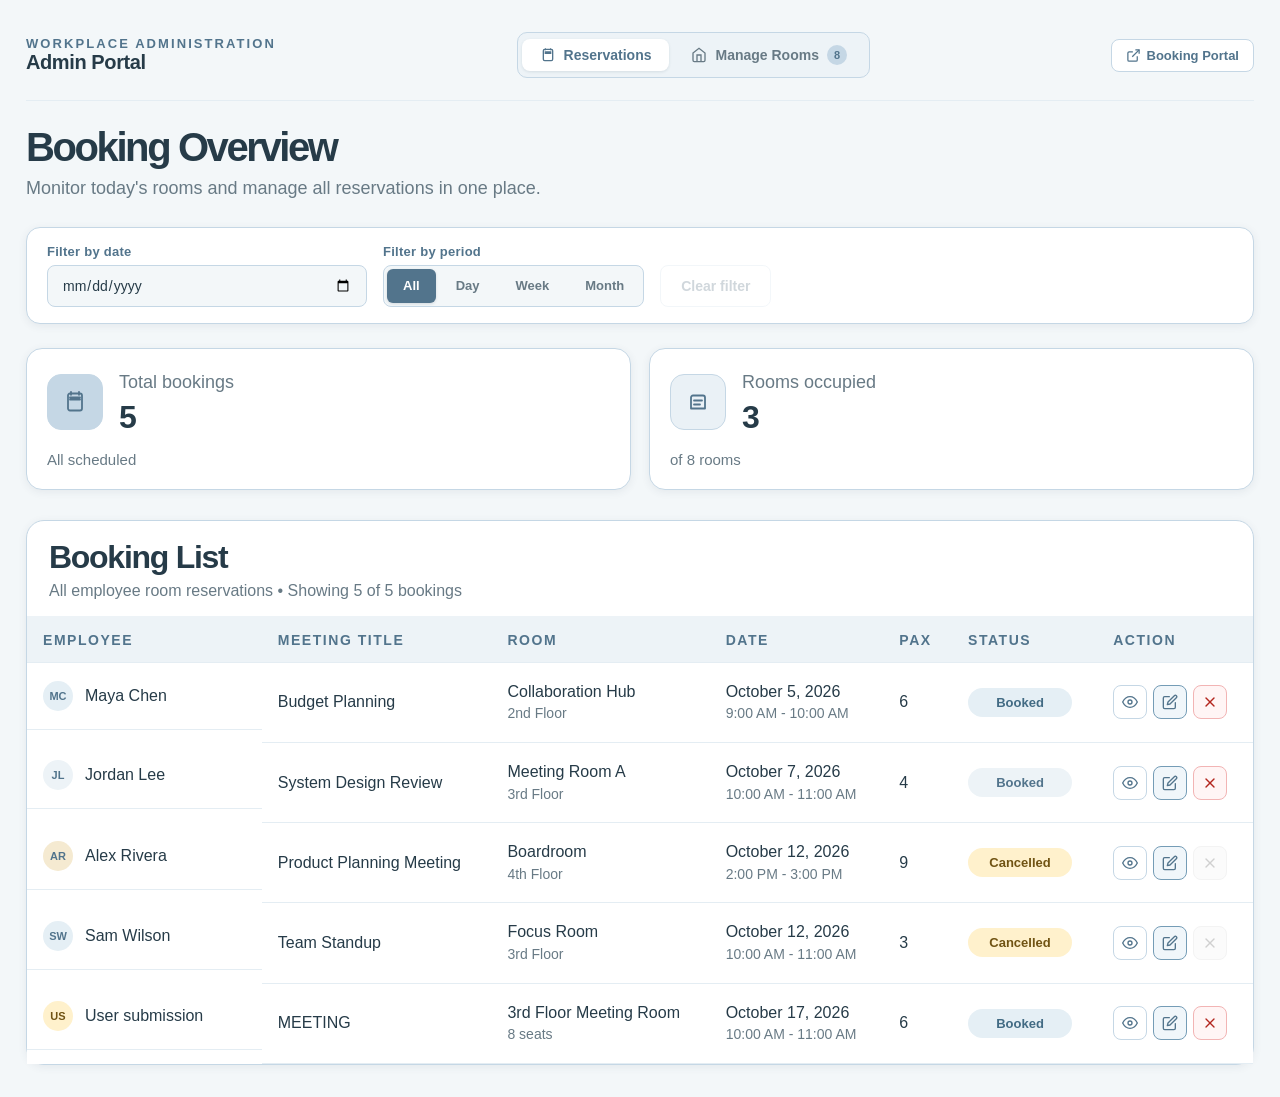
<file: pakdat.html>
<!DOCTYPE html>
<html lang="en">
  <head>
    <meta charset="UTF-8" />
    <meta name="viewport" content="width=device-width, initial-scale=1.0" />
    <title>Booking Overview</title>
    <link rel="stylesheet" href="nako.css" />
  </head>
  <body>
    <div class="page-shell">
      <header class="topbar-nav">
        <div class="nav-brand">
          <div class="nav-eyebrow">WORKPLACE ADMINISTRATION</div>
          <div class="nav-app-name">Admin Portal</div>
        </div>

        <nav class="nav-tabs" role="tablist" aria-label="Admin Navigation">
          <button type="button" class="nav-tab active" id="tab-reservations" role="tab" aria-selected="true" aria-controls="view-reservations">
            <svg viewBox="0 0 24 24" class="nav-tab-icon" aria-hidden="true"><path d="M7 3.5h10a2 2 0 0 1 2 2v13a2 2 0 0 1-2 2H7a2 2 0 0 1-2-2v-13a2 2 0 0 1 2-2zm0 4h10M8 1.8v3m8-3v3M7 9.5h10"/></svg>
            <span>Reservations</span>
          </button>
          <button type="button" class="nav-tab" id="tab-rooms" role="tab" aria-selected="false" aria-controls="view-rooms">
            <svg viewBox="0 0 24 24" class="nav-tab-icon" aria-hidden="true"><path d="M3 9l9-7 9 7v11a2 2 0 0 1-2 2H5a2 2 0 0 1-2-2z"/><polyline points="9 22 9 12 15 12 15 22"/></svg>
            <span>Manage Rooms</span>
            <span class="tab-badge" id="tab-rooms-count">8</span>
          </button>
        </nav>

        <div class="nav-actions">
          <a href="bebetimeDOSMEL.html" class="nav-link-btn" title="Open employee booking interface">
            <svg viewBox="0 0 24 24" width="15" height="15" fill="none" stroke="currentColor" stroke-width="2" aria-hidden="true"><path d="M18 13v6a2 2 0 0 1-2 2H5a2 2 0 0 1-2-2V8a2 2 0 0 1 2-2h6"/><polyline points="15 3 21 3 21 9"/><line x1="10" y1="14" x2="21" y2="3"/></svg>
            <span>Booking Portal</span>
          </a>
        </div>
      </header>

      <main class="main-content">
        <!-- 1. RESERVATIONS VIEW (Active by default) -->
        <section id="view-reservations" class="admin-view active">
          <div class="top-overview-section">
            <div class="title-row">
              <div>
                <h1>Booking Overview</h1>
                <p class="subtitle">
                  Monitor today's rooms and manage all reservations in one place.
                </p>
              </div>
            </div>

          <div class="overview-filter-bar">
            <div class="date-time-filter-wrap">
              <label class="overview-filter-field" for="booking-date-filter">
                <span>Filter by date</span>
                <input id="booking-date-filter" type="date" aria-label="Filter bookings by date" />
              </label>

              <div class="period-filter-group" role="group" aria-label="Filter by day, week, month">
                <span class="period-filter-label">Filter by period</span>
                <div class="period-chips">
                  <button type="button" class="period-chip active" data-period="all">All</button>
                  <button type="button" class="period-chip" data-period="day">Day</button>
                  <button type="button" class="period-chip" data-period="week">Week</button>
                  <button type="button" class="period-chip" data-period="month">Month</button>
                </div>
              </div>

              <button id="booking-reset-filter" class="btn-clear-overview" type="button" aria-label="Clear date and period filter" disabled>
                Clear filter
              </button>
            </div>
          </div>
        </div>

        <section class="stats-grid" aria-label="Booking stats">
          <article class="stat-card">
            <div class="stat-icon icon-booking" aria-hidden="true">
              <svg viewBox="0 0 24 24" focusable="false"><path d="M7 3.5h10a2 2 0 0 1 2 2v13a2 2 0 0 1-2 2H7a2 2 0 0 1-2-2v-13a2 2 0 0 1 2-2zm0 4h10M8 1.8v3m8-3v3M7 9.5h10"/></svg>
            </div>
            <div class="stat-copy">
              <div class="stat-label">Total bookings</div>
              <div class="stat-value" id="stat-total-bookings">5</div>
            </div>
            <div class="stat-foot" id="stat-foot-bookings">All scheduled</div>
          </article>

          <article class="stat-card">
            <div class="stat-icon icon-occupied" aria-hidden="true">
              <svg viewBox="0 0 24 24" focusable="false"><path d="M5 18.5V7.5a2 2 0 0 1 2-2h10a2 2 0 0 1 2 2v11m-14 0h14M8 10.5h8M8 14.5h6"/></svg>
            </div>
            <div class="stat-copy">
              <div class="stat-label">Rooms occupied</div>
              <div class="stat-value" id="stat-occupied-rooms">3</div>
            </div>
            <div class="stat-foot" id="stat-foot-occupied">of 8 rooms</div>
          </article>
        </section>

        <section class="booking-panel" aria-label="Booking list">
          <div class="panel-header">
            <div>
              <h2>Booking List</h2>
              <p class="panel-subtitle">All employee room reservations &bull; <span id="booking-count">Showing 5 of 5 bookings</span></p>
            </div>
          </div>

          <div class="table-wrap">
            <table>
              <thead>
                <tr>
                  <th>Employee</th>
                  <th>Meeting title</th>
                  <th>Room</th>
                  <th>Date</th>
                  <th>Pax</th>
                  <th>Status</th>
                  <th>Action</th>
                </tr>
              </thead>
              <tbody id="bookings-tbody">
                <tr
                  data-booking-id="static-1"
                  data-booking-date="2026-10-05"
                  data-booking-month="2026-10"
                  data-booking-time="9:00 AM - 10:00 AM"
                  data-room="Collaboration Hub"
                  data-status="booked"
                  data-employee="Maya Chen"
                  data-title="Budget Planning"
                  data-pax="6"
                  data-room-setup="Boardroom layout with 10 seats"
                  data-additional-instructions="Check audio equipment"
                  data-food-coffee="Coffee for 6"
                >
                  <td class="person-cell">
                    <span class="avatar avatar-mc">MC</span>
                    <span>Maya Chen</span>
                  </td>
                  <td>Budget Planning</td>
                  <td class="room-cell">Collaboration Hub<br /><span>2nd Floor</span></td>
                  <td class="date-cell">October 5, 2026<br /><span>9:00 AM - 10:00 AM</span></td>
                  <td>6</td>
                  <td><span class="status-pill status-booked">Booked</span></td>
                  <td class="action-cell">
                    <div class="action-buttons-group">
                      <button class="btn-action btn-view" type="button" title="View details" aria-label="View details for Budget Planning">
                        <svg viewBox="0 0 24 24" aria-hidden="true"><path d="M1 12s4-8 11-8 11 8 11 8-4 8-11 8-11-8-11-8z"/><circle cx="12" cy="12" r="3"/></svg>
                      </button>
                      <button class="btn-action btn-modify" type="button" title="Modify reservation" aria-label="Modify Budget Planning">
                        <svg viewBox="0 0 24 24" aria-hidden="true"><path d="M11 4H4a2 2 0 0 0-2 2v14a2 2 0 0 0 2 2h14a2 2 0 0 0 2-2v-7"/><path d="M18.5 2.5a2.121 2.121 0 0 1 3 3L12 15l-4 1 1-4 9.5-9.5z"/></svg>
                      </button>
                      <button class="btn-action btn-cancel" type="button" title="Cancel reservation" aria-label="Cancel Budget Planning">
                        <svg viewBox="0 0 24 24" aria-hidden="true"><line x1="18" y1="6" x2="6" y2="18"/><line x1="6" y1="6" x2="18" y2="18"/></svg>
                      </button>
                    </div>
                  </td>
                </tr>

                <tr
                  data-booking-id="static-2"
                  data-booking-date="2026-10-07"
                  data-booking-month="2026-10"
                  data-booking-time="10:00 AM - 11:00 AM"
                  data-room="Meeting Room A"
                  data-status="booked"
                  data-employee="Jordan Lee"
                  data-title="System Design Review"
                  data-pax="4"
                  data-room-setup="Classroom type without table"
                  data-additional-instructions="Whiteboard markers needed"
                  data-food-coffee="Water and mints"
                >
                  <td class="person-cell">
                    <span class="avatar avatar-jl">JL</span>
                    <span>Jordan Lee</span>
                  </td>
                  <td>System Design Review</td>
                  <td class="room-cell">Meeting Room A<br /><span>3rd Floor</span></td>
                  <td class="date-cell">October 7, 2026<br /><span>10:00 AM - 11:00 AM</span></td>
                  <td>4</td>
                  <td><span class="status-pill status-upcoming">Booked</span></td>
                  <td class="action-cell">
                    <div class="action-buttons-group">
                      <button class="btn-action btn-view" type="button" title="View details" aria-label="View details for System Design Review">
                        <svg viewBox="0 0 24 24" aria-hidden="true"><path d="M1 12s4-8 11-8 11 8 11 8-4 8-11 8-11-8-11-8z"/><circle cx="12" cy="12" r="3"/></svg>
                      </button>
                      <button class="btn-action btn-modify" type="button" title="Modify reservation" aria-label="Modify System Design Review">
                        <svg viewBox="0 0 24 24" aria-hidden="true"><path d="M11 4H4a2 2 0 0 0-2 2v14a2 2 0 0 0 2 2h14a2 2 0 0 0 2-2v-7"/><path d="M18.5 2.5a2.121 2.121 0 0 1 3 3L12 15l-4 1 1-4 9.5-9.5z"/></svg>
                      </button>
                      <button class="btn-action btn-cancel" type="button" title="Cancel reservation" aria-label="Cancel System Design Review">
                        <svg viewBox="0 0 24 24" aria-hidden="true"><line x1="18" y1="6" x2="6" y2="18"/><line x1="6" y1="6" x2="18" y2="18"/></svg>
                      </button>
                    </div>
                  </td>
                </tr>

                <tr
                  data-booking-id="static-3"
                  data-booking-date="2026-10-12"
                  data-booking-month="2026-10"
                  data-booking-time="2:00 PM - 3:00 PM"
                  data-room="Boardroom"
                  data-status="cancelled"
                  data-employee="Alex Rivera"
                  data-title="Product Planning Meeting"
                  data-pax="9"
                  data-room-setup="U-shape"
                  data-additional-instructions="Conference phone setup"
                  data-food-coffee="Not provided"
                >
                  <td class="person-cell">
                    <span class="avatar avatar-ar">AR</span>
                    <span>Alex Rivera</span>
                  </td>
                  <td>Product Planning Meeting</td>
                  <td class="room-cell">Boardroom<br /><span>4th Floor</span></td>
                  <td class="date-cell">October 12, 2026<br /><span>2:00 PM - 3:00 PM</span></td>
                  <td>9</td>
                  <td><span class="status-pill status-cancelled">Cancelled</span></td>
                  <td class="action-cell">
                    <div class="action-buttons-group">
                      <button class="btn-action btn-view" type="button" title="View details" aria-label="View details for Product Planning Meeting">
                        <svg viewBox="0 0 24 24" aria-hidden="true"><path d="M1 12s4-8 11-8 11 8 11 8-4 8-11 8-11-8-11-8z"/><circle cx="12" cy="12" r="3"/></svg>
                      </button>
                      <button class="btn-action btn-modify" type="button" title="Modify reservation" aria-label="Modify Product Planning Meeting">
                        <svg viewBox="0 0 24 24" aria-hidden="true"><path d="M11 4H4a2 2 0 0 0-2 2v14a2 2 0 0 0 2 2h14a2 2 0 0 0 2-2v-7"/><path d="M18.5 2.5a2.121 2.121 0 0 1 3 3L12 15l-4 1 1-4 9.5-9.5z"/></svg>
                      </button>
                      <button class="btn-action btn-cancel" type="button" title="Reservation is already cancelled" aria-label="Cancel Product Planning Meeting" disabled>
                        <svg viewBox="0 0 24 24" aria-hidden="true"><line x1="18" y1="6" x2="6" y2="18"/><line x1="6" y1="6" x2="18" y2="18"/></svg>
                      </button>
                    </div>
                  </td>
                </tr>

                <tr
                  data-booking-id="static-4"
                  data-booking-date="2026-10-12"
                  data-booking-month="2026-10"
                  data-booking-time="10:00 AM - 11:00 AM"
                  data-room="Focus Room"
                  data-status="cancelled"
                  data-employee="Sam Wilson"
                  data-title="Team Standup"
                  data-pax="3"
                  data-room-setup="Standard layout"
                  data-additional-instructions="TV screen connection"
                  data-food-coffee="Not provided"
                >
                  <td class="person-cell">
                    <span class="avatar avatar-sw">SW</span>
                    <span>Sam Wilson</span>
                  </td>
                  <td>Team Standup</td>
                  <td class="room-cell">Focus Room<br /><span>3rd Floor</span></td>
                  <td class="date-cell">October 12, 2026<br /><span>10:00 AM - 11:00 AM</span></td>
                  <td>3</td>
                  <td><span class="status-pill status-cancelled">Cancelled</span></td>
                  <td class="action-cell">
                    <div class="action-buttons-group">
                      <button class="btn-action btn-view" type="button" title="View details" aria-label="View details for Team Standup">
                        <svg viewBox="0 0 24 24" aria-hidden="true"><path d="M1 12s4-8 11-8 11 8 11 8-4 8-11 8-11-8-11-8z"/><circle cx="12" cy="12" r="3"/></svg>
                      </button>
                      <button class="btn-action btn-modify" type="button" title="Modify reservation" aria-label="Modify Team Standup">
                        <svg viewBox="0 0 24 24" aria-hidden="true"><path d="M11 4H4a2 2 0 0 0-2 2v14a2 2 0 0 0 2 2h14a2 2 0 0 0 2-2v-7"/><path d="M18.5 2.5a2.121 2.121 0 0 1 3 3L12 15l-4 1 1-4 9.5-9.5z"/></svg>
                      </button>
                      <button class="btn-action btn-cancel" type="button" title="Reservation is already cancelled" aria-label="Cancel Team Standup" disabled>
                        <svg viewBox="0 0 24 24" aria-hidden="true"><line x1="18" y1="6" x2="6" y2="18"/><line x1="6" y1="6" x2="18" y2="18"/></svg>
                      </button>
                    </div>
                  </td>
                </tr>

                <tr
                  data-booking-id="static-5"
                  data-booking-date="2026-10-17"
                  data-booking-month="2026-10"
                  data-booking-time="10:00 AM - 11:00 AM"
                  data-room="3rd Floor Meeting Room"
                  data-status="booked"
                  data-employee="User submission"
                  data-title="MEETING"
                  data-pax="6"
                  data-room-setup="Not Applicable"
                  data-additional-instructions="mag pa on me sa aircon"
                  data-food-coffee="need coffee and food"
                >
                  <td class="person-cell">
                    <span class="avatar avatar-user">US</span>
                    <span>User submission</span>
                  </td>
                  <td>MEETING</td>
                  <td class="room-cell">3rd Floor Meeting Room<br /><span>8 seats</span></td>
                  <td class="date-cell">October 17, 2026<br /><span>10:00 AM - 11:00 AM</span></td>
                  <td>6</td>
                  <td><span class="status-pill status-booked">Booked</span></td>
                  <td class="action-cell">
                    <div class="action-buttons-group">
                      <button class="btn-action btn-view" type="button" title="View details" aria-label="View details for MEETING">
                        <svg viewBox="0 0 24 24" aria-hidden="true"><path d="M1 12s4-8 11-8 11 8 11 8-4 8-11 8-11-8-11-8z"/><circle cx="12" cy="12" r="3"/></svg>
                      </button>
                      <button class="btn-action btn-modify" type="button" title="Modify reservation" aria-label="Modify MEETING">
                        <svg viewBox="0 0 24 24" aria-hidden="true"><path d="M11 4H4a2 2 0 0 0-2 2v14a2 2 0 0 0 2 2h14a2 2 0 0 0 2-2v-7"/><path d="M18.5 2.5a2.121 2.121 0 0 1 3 3L12 15l-4 1 1-4 9.5-9.5z"/></svg>
                      </button>
                      <button class="btn-action btn-cancel" type="button" title="Cancel reservation" aria-label="Cancel MEETING">
                        <svg viewBox="0 0 24 24" aria-hidden="true"><line x1="18" y1="6" x2="6" y2="18"/><line x1="6" y1="6" x2="18" y2="18"/></svg>
                      </button>
                    </div>
                  </td>
                </tr>

                <tr id="no-bookings-row" class="no-bookings-row" style="display: none;">
                  <td colspan="7">
                    <div class="empty-state">
                      <div class="empty-icon" aria-hidden="true">
                        <svg viewBox="0 0 24 24" focusable="false"><circle cx="11" cy="11" r="7" /><path d="m20 20-3.5-3.5" /></svg>
                      </div>
                      <p class="empty-title">No bookings match your filters</p>
                      <p class="empty-desc">Try clearing your filters or selecting another date or period.</p>
                      <button class="empty-clear-link" id="empty-reset-btn" type="button">Clear filter</button>
                    </div>
                  </td>
                </tr>
              </tbody>
            </table>
          </div>
        </section>
      </section>

      <!-- 2. ROOM MANAGEMENT VIEW -->
      <section id="view-rooms" class="admin-view" style="display: none;">
        <div class="top-overview-section">
          <div class="title-row">
            <div>
              <h1>Meeting Rooms</h1>
              <p class="subtitle">
                Configure workplace meeting rooms, capacities, equipment, and live availability.
              </p>
            </div>
            <button type="button" class="btn-add-room" id="btn-open-add-room" aria-label="Add new meeting room">
              <svg viewBox="0 0 24 24" width="18" height="18" fill="none" stroke="currentColor" stroke-width="2.5" stroke-linecap="round" aria-hidden="true"><line x1="12" y1="5" x2="12" y2="19" /><line x1="5" y1="12" x2="19" y2="12" /></svg>
              <span>Add Room</span>
            </button>
          </div>

          <div class="overview-filter-bar">
            <div class="rooms-filter-wrap">
              <label class="overview-filter-field rooms-search-field" for="room-search-filter">
                <span>Search rooms</span>
                <input id="room-search-filter" type="text" placeholder="Search by name, floor, or amenities..." />
              </label>

              <label class="overview-filter-field" for="room-floor-filter">
                <span>Filter by floor</span>
                <select id="room-floor-filter">
                  <option value="">All Floors</option>
                  <option value="2nd Floor">2nd Floor</option>
                  <option value="3rd Floor">3rd Floor</option>
                  <option value="4th Floor">4th Floor</option>
                  <option value="5th Floor">5th Floor</option>
                  <option value="6th Floor">6th Floor</option>
                  <option value="Roof Deck">Roof Deck</option>
                  <option value="Ground Floor">Ground Floor</option>
                </select>
              </label>

              <label class="overview-filter-field" for="room-status-filter">
                <span>Status</span>
                <select id="room-status-filter">
                  <option value="">All Statuses</option>
                  <option value="active">Active</option>
                  <option value="maintenance">Maintenance</option>
                </select>
              </label>

              <button id="room-reset-filter" class="btn-clear-overview" type="button" disabled>
                Clear filter
              </button>
            </div>
          </div>
        </div>

        <div class="rooms-grid" id="rooms-grid-container">
          <!-- Populated dynamically via JS -->
        </div>
      </section>
    </main>
  </div>

    <!-- 1. VIEW DETAILS MODAL (Viewing only) -->
    <dialog class="booking-modal" id="view-details-modal" aria-labelledby="view-modal-title">
      <header class="modal-heading">
        <span class="confirmation-icon" aria-hidden="true">
          <svg viewBox="0 0 24 24" focusable="false"><path d="m5 12.5 4.5 4.5L19 6" /></svg>
        </span>
        <h2 id="view-modal-title">Reservation Details</h2>
        <p class="modal-subtitle-text">Full details of this meeting room reservation.</p>
      </header>

      <div class="view-details-card">
        <div class="view-item">
          <span class="view-label">Status</span>
          <span class="view-value"><span class="status-pill status-booked" id="view-status-pill">Booked</span></span>
        </div>
        <div class="view-item">
          <span class="view-label">Employee</span>
          <span class="view-value" id="view-employee">—</span>
        </div>
        <div class="view-item">
          <span class="view-label">Meeting title</span>
          <span class="view-value" id="view-title">—</span>
        </div>
        <div class="view-item">
          <span class="view-label">Room &amp; Floor</span>
          <span class="view-value" id="view-room">—</span>
        </div>
        <div class="view-item">
          <span class="view-label">Date &amp; Time</span>
          <span class="view-value" id="view-datetime">—</span>
        </div>
        <div class="view-item">
          <span class="view-label">Pax (Participants)</span>
          <span class="view-value" id="view-pax">—</span>
        </div>
        <div class="view-item">
          <span class="view-label">Room setup</span>
          <span class="view-value" id="view-setup">—</span>
        </div>
        <div class="view-item">
          <span class="view-label">Food / Coffee</span>
          <span class="view-value" id="view-food">—</span>
        </div>
        <div class="view-item">
          <span class="view-label">Additional instructions</span>
          <span class="view-value" id="view-instructions">—</span>
        </div>
      </div>

      <div class="modal-actions-bar single-action">
        <button type="button" class="btn-modal-ghost modal-close">Close</button>
      </div>
    </dialog>

    <!-- 2. MODIFY MODAL (Modify details and save) -->
    <dialog class="booking-modal" id="modify-details-modal" aria-labelledby="modify-modal-title">
      <header class="modal-heading">
        <span class="confirmation-icon icon-modify" aria-hidden="true">
          <svg viewBox="0 0 24 24" focusable="false"><path d="M11 4H4a2 2 0 0 0-2 2v14a2 2 0 0 0 2 2h14a2 2 0 0 0 2-2v-7" /><path d="M18.5 2.5a2.121 2.121 0 0 1 3 3L12 15l-4 1 1-4 9.5-9.5z" /></svg>
        </span>
        <h2 id="modify-modal-title">Modify Reservation</h2>
        <p class="modal-subtitle-text">Update the meeting and room requirements below.</p>
      </header>

      <div class="modal-meta-card">
        <div class="modal-meta-row">
          <span class="modal-meta-label">Employee</span>
          <span class="modal-meta-value" id="modify-employee">—</span>
        </div>
        <div class="modal-meta-row">
          <span class="modal-meta-label">Room &amp; Floor</span>
          <span class="modal-meta-value" id="modify-room">—</span>
        </div>
        <div class="modal-meta-row">
          <span class="modal-meta-label">Date &amp; Time</span>
          <span class="modal-meta-value" id="modify-datetime">—</span>
        </div>
        <div class="modal-meta-row">
          <span class="modal-meta-label">Status</span>
          <span class="modal-meta-value">
            <span class="status-pill status-booked" id="modify-status-pill">Booked</span>
          </span>
        </div>
      </div>

      <form id="modify-booking-form" class="modal-edit-form" onsubmit="return false;">
        <div class="modal-field-group">
          <label for="modify-input-title">Meeting title</label>
          <input type="text" id="modify-input-title" class="modal-input" placeholder="e.g. Budget Planning" required />
        </div>

        <div class="modal-field-row">
          <div class="modal-field-group">
            <label for="modify-input-pax">Pax (Participants)</label>
            <input type="number" id="modify-input-pax" class="modal-input" min="1" max="100" placeholder="e.g. 6" required />
          </div>

          <div class="modal-field-group">
            <label for="modify-input-setup">Room setup</label>
            <select id="modify-input-setup" class="modal-select">
              <option value="Boardroom layout with 10 seats">Boardroom layout with 10 seats</option>
              <option value="Classroom type without table">Classroom type without table</option>
              <option value="U-shape">U-shape</option>
              <option value="Standard layout">Standard layout</option>
              <option value="Not Applicable">Not Applicable</option>
            </select>
          </div>
        </div>

        <div class="modal-field-group">
          <label for="modify-input-food">Food / coffee preparation</label>
          <input type="text" id="modify-input-food" class="modal-input" placeholder="e.g. Coffee for 6, water and mints" />
        </div>

        <div class="modal-field-group">
          <label for="modify-input-instructions">Additional instructions</label>
          <textarea id="modify-input-instructions" class="modal-textarea" rows="2" placeholder="e.g. Check audio equipment, whiteboard markers"></textarea>
        </div>

        <div id="modify-modal-toast" class="modal-toast" style="display: none;"></div>

        <div class="modal-actions-bar">
          <div></div>
          <div class="modal-right-actions">
            <button type="button" class="btn-modal-ghost modal-close">Cancel</button>
            <button type="button" class="btn-modal-save" id="btn-save-modification">Save changes</button>
          </div>
        </div>
      </form>
    </dialog>

    <!-- 3. CANCEL CONFIRMATION MODAL (Pop up confirmation to cancel) -->
    <dialog class="booking-modal cancel-dialog" id="cancel-confirm-modal" aria-labelledby="cancel-modal-title">
      <header class="modal-heading">
        <span class="confirmation-icon icon-danger" aria-hidden="true">
          <svg viewBox="0 0 24 24" focusable="false"><circle cx="12" cy="12" r="10" stroke-width="2" /><line x1="12" y1="8" x2="12" y2="12" stroke-width="2" /><line x1="12" y1="16" x2="12.01" y2="16" stroke-width="2" /></svg>
        </span>
        <h2 id="cancel-modal-title">Cancel Reservation?</h2>
        <p class="modal-subtitle-text">Please confirm that you want to cancel this booking.</p>
      </header>

      <div class="cancel-notice-box">
        <p id="cancel-modal-summary">You are cancelling the reservation for <strong>Meeting Title</strong> in <strong>Room</strong>.</p>
        <p class="cancel-subtext">This action will mark the booking as cancelled and free up the room.</p>
      </div>

      <div id="cancel-modal-toast" class="modal-toast" style="display: none;"></div>

      <div class="modal-actions-bar cancel-actions-bar">
        <button type="button" class="btn-modal-ghost modal-close">Keep reservation</button>
        <button type="button" class="btn-cancel-confirm" id="btn-confirm-cancellation">Yes, cancel reservation</button>
      </div>
    </dialog>

    <!-- 4. ROOM MANAGEMENT MODAL (Add & Edit Room) -->
    <dialog class="booking-modal room-dialog" id="room-manage-modal" aria-labelledby="room-modal-title">
      <header class="modal-heading">
        <span class="confirmation-icon icon-modify" aria-hidden="true">
          <svg viewBox="0 0 24 24" focusable="false"><path d="M3 9l9-7 9 7v11a2 2 0 0 1-2 2H5a2 2 0 0 1-2-2z"/><polyline points="9 22 9 12 15 12 15 22"/></svg>
        </span>
        <h2 id="room-modal-title">Add Room</h2>
        <p class="modal-subtitle-text" id="room-modal-subtitle">Enter details for this meeting room.</p>
      </header>

      <form id="room-manage-form" class="modal-edit-form" onsubmit="return false;">
        <input type="hidden" id="room-form-id" value="" />

        <div class="modal-field-group">
          <label for="room-form-name">Room name</label>
          <input type="text" id="room-form-name" class="modal-input" placeholder="e.g. Executive Boardroom" required />
        </div>

        <div class="modal-field-row">
          <div class="modal-field-group">
            <label for="room-form-floor">Floor location</label>
            <input type="text" id="room-form-floor" class="modal-input" placeholder="e.g. 3rd Floor" required />
          </div>

          <div class="modal-field-group">
            <label for="room-form-capacity">Capacity (pax)</label>
            <input type="number" id="room-form-capacity" class="modal-input" min="1" max="100" placeholder="e.g. 10" required />
          </div>
        </div>

        <div class="modal-field-group">
          <label for="room-form-status">Availability status</label>
          <select id="room-form-status" class="modal-select">
            <option value="Active">Active (Available for booking)</option>
            <option value="Maintenance">Under Maintenance (Unavailable)</option>
          </select>
        </div>

        <div class="modal-field-group">
          <label for="room-form-amenities">Amenities &amp; Equipment (comma-separated)</label>
          <input type="text" id="room-form-amenities" class="modal-input" placeholder="e.g. Aircon, TV/Projector, Whiteboard" />
        </div>

        <div id="room-modal-toast" class="modal-toast" style="display: none;"></div>

        <div class="modal-actions-bar">
          <div></div>
          <div class="modal-right-actions">
            <button type="button" class="btn-modal-ghost modal-close">Cancel</button>
            <button type="button" class="btn-modal-save" id="btn-save-room">Save room</button>
          </div>
        </div>
      </form>
    </dialog>

    <script src="villadolid.js"></script>
  </body>
</html>
</file>
<file: nako.css>
:root {
  --steel-blue: #749cb6;
  --ice-blue: #c5d7e5;
  --saffron-yellow: #fcb814;
  --gray: #99a8b3;
  --white: #ffffff;
  --page-bg: #f3f7f9;
  --panel-bg: var(--white);
  --panel-alt: #edf3f7;
  --card-bg: var(--white);
  --line: var(--ice-blue);
  --line-soft: #e4edf3;
  --text: #344650;
  --muted: #687a85;
  --heading: var(--steel-blue);
  --heading-deep: #263b48;
  --blue-soft: var(--ice-blue);
  --blue: var(--steel-blue);
  --blue-strong: #52748c;
  --green-soft: #e5eff5;
  --green: #426b84;
  --yellow-soft: #fff1cc;
  --yellow: var(--saffron-yellow);
  --shadow: rgba(45, 70, 88, 0.08);
}

* {
  box-sizing: border-box;
}

html {
  scroll-behavior: smooth;
}

body {
  margin: 0;
  font-family: "Segoe UI", Tahoma, Geneva, Verdana, sans-serif;
  background: var(--page-bg);
  color: var(--text);
}

button,
select {
  font: inherit;
}

button {
  cursor: pointer;
}

.page-shell {
  max-width: 1420px;
  margin: 0 auto;
  padding: 24px 26px 32px;
}

.topbar-nav {
  display: flex;
  align-items: center;
  justify-content: space-between;
  padding: 8px 0 22px;
  gap: 16px;
  flex-wrap: wrap;
  border-bottom: 1px solid var(--line-soft);
  margin-bottom: 26px;
}

.nav-brand {
  display: flex;
  flex-direction: column;
}

.nav-eyebrow {
  font-size: 13px;
  letter-spacing: 0.16em;
  text-transform: uppercase;
  font-weight: 700;
  color: var(--blue-strong);
}

.nav-app-name {
  font-size: 20px;
  font-weight: 800;
  color: var(--heading-deep);
  letter-spacing: -0.02em;
}

.nav-tabs {
  display: inline-flex;
  align-items: center;
  background: var(--panel-alt);
  border: 1px solid var(--line);
  border-radius: 10px;
  padding: 4px;
  gap: 4px;
}

.nav-tab {
  display: inline-flex;
  align-items: center;
  gap: 8px;
  padding: 8px 18px;
  border-radius: 8px;
  border: none;
  background: transparent;
  color: var(--muted);
  font-size: 14px;
  font-weight: 600;
  cursor: pointer;
  transition: all 0.15s ease;
}

.nav-tab-icon {
  width: 16px;
  height: 16px;
  stroke: currentColor;
  stroke-width: 2;
  fill: none;
}

.nav-tab:hover:not(.active) {
  color: var(--heading-deep);
  background: rgba(255, 255, 255, 0.6);
}

.nav-tab.active {
  background: var(--white);
  color: var(--blue-strong);
  box-shadow: 0 1px 3px rgba(45, 70, 88, 0.12);
}

.tab-badge {
  display: inline-flex;
  align-items: center;
  justify-content: center;
  min-width: 20px;
  height: 20px;
  padding: 0 6px;
  border-radius: 999px;
  background: var(--ice-blue);
  color: var(--blue-strong);
  font-size: 11px;
  font-weight: 700;
}

.nav-actions {
  display: flex;
  align-items: center;
  gap: 10px;
}

.nav-link-btn {
  display: inline-flex;
  align-items: center;
  gap: 6px;
  padding: 8px 14px;
  border-radius: 8px;
  border: 1px solid var(--line);
  background: var(--white);
  color: var(--blue-strong);
  font-size: 13px;
  font-weight: 600;
  text-decoration: none;
  transition: all 0.15s ease;
}

.nav-link-btn:hover {
  background: var(--panel-alt);
  border-color: var(--steel-blue);
  color: var(--heading-deep);
}

.admin-view {
  display: block;
}

.main-content {
  width: 100%;
}

.title-row {
  display: flex;
  align-items: center;
  justify-content: space-between;
  gap: 20px;
  margin-bottom: 28px;
}

h1 {
  margin: 0;
  font-size: clamp(2.5rem, 3vw, 4.2rem);
  line-height: 1.02;
  letter-spacing: -0.06em;
  color: var(--heading-deep);
}

.subtitle {
  margin: 10px 0 0;
  font-size: 18px;
  color: var(--muted);
}

.stats-grid {
  display: grid;
  grid-template-columns: repeat(2, minmax(0, 1fr));
  gap: 18px;
  margin-bottom: 30px;
}

.stat-card {
  display: grid;
  grid-template-columns: auto 1fr;
  align-items: center;
  column-gap: 16px;
  background: var(--panel-bg);
  border: 1px solid var(--line);
  border-radius: 16px;
  min-height: 142px;
  padding: 18px 20px 16px;
  box-shadow: 0 2px 8px var(--shadow);
}

.stat-icon {
  width: 56px;
  height: 56px;
  border-radius: 14px;
  display: flex;
  align-items: center;
  justify-content: center;
  background: var(--blue-soft);
  border: 1px solid var(--line);
}

.stat-icon svg {
  width: 24px;
  height: 24px;
  stroke: var(--blue-strong);
  stroke-width: 1.8;
  stroke-linecap: round;
  stroke-linejoin: round;
  fill: none;
}

.icon-occupied {
  background: #eaf1f6;
}

.icon-available {
  background: #f1f6f9;
}

.stat-copy {
  grid-column: 2 / 3;
  display: flex;
  flex-direction: column;
  justify-content: center;
}

.stat-label {
  font-size: 18px;
  color: var(--muted);
  line-height: 1.2;
}

.stat-value {
  margin-top: 8px;
  font-size: clamp(2rem, 2vw, 3.1rem);
  line-height: 1;
  font-weight: 800;
  letter-spacing: -0.06em;
  color: var(--heading-deep);
}

.stat-foot {
  grid-column: 1 / -1;
  font-size: 15px;
  color: var(--muted);
  padding-top: 8px;
}

.booking-panel {
  background: var(--panel-bg);
  border: 1px solid var(--line);
  border-radius: 18px;
  box-shadow: 0 2px 8px var(--shadow);
  padding: 18px 0 0;
}

.panel-header {
  display: flex;
  align-items: center;
  justify-content: space-between;
  gap: 16px;
  padding: 0 22px 16px;
}

.panel-heading-wrap {
  display: flex;
  flex-direction: column;
}

.panel-header h2 {
  margin: 0;
  font-size: clamp(2rem, 1.3vw, 2.6rem);
  letter-spacing: -0.04em;
  color: var(--heading-deep);
}

.panel-subtitle {
  margin: 6px 0 0;
  color: var(--muted);
  font-size: 16px;
}

.top-overview-section {
  margin-bottom: 24px;
}

.overview-filter-bar {
  margin-top: 20px;
  background: var(--panel-bg);
  border: 1px solid var(--line);
  border-radius: 14px;
  padding: 16px 20px;
  box-shadow: 0 2px 8px var(--shadow);
}

.date-time-filter-wrap {
  display: flex;
  align-items: flex-end;
  gap: 16px;
  flex-wrap: wrap;
}

.overview-filter-field {
  display: flex;
  flex-direction: column;
  gap: 6px;
  min-width: 220px;
  flex: 1 1 220px;
  max-width: 320px;
}

.overview-filter-field span {
  font-size: 13px;
  font-weight: 700;
  color: var(--blue-strong);
  letter-spacing: 0.02em;
}

.overview-filter-field input,
.overview-filter-field select {
  height: 42px;
  padding: 0 14px;
  border: 1px solid var(--line);
  border-radius: 8px;
  background: var(--page-bg);
  color: var(--heading-deep);
  font: inherit;
  font-size: 14px;
  font-weight: 500;
  transition: border-color 0.15s ease, box-shadow 0.15s ease, background 0.15s ease;
  width: 100%;
  box-sizing: border-box;
}

.overview-filter-field input:focus,
.overview-filter-field select:focus {
  outline: none;
  background: #ffffff;
  border-color: var(--steel-blue);
  box-shadow: 0 0 0 3px rgba(116, 156, 182, 0.22);
}

.period-filter-group {
  display: flex;
  flex-direction: column;
  gap: 6px;
}

.period-filter-label {
  font-size: 13px;
  font-weight: 700;
  color: var(--blue-strong);
  letter-spacing: 0.02em;
}

.period-chips {
  display: inline-flex;
  align-items: center;
  background: var(--page-bg);
  border: 1px solid var(--line);
  border-radius: 8px;
  padding: 3px;
  gap: 4px;
  height: 42px;
  box-sizing: border-box;
}

.period-chip {
  height: 34px;
  padding: 0 16px;
  border: none;
  background: transparent;
  color: var(--muted);
  font-size: 13px;
  font-weight: 600;
  border-radius: 6px;
  cursor: pointer;
  transition: all 0.15s ease;
  white-space: nowrap;
}

.period-chip:hover:not(.active) {
  background: var(--panel-alt);
  color: var(--heading-deep);
}

.period-chip.active {
  background: var(--blue-strong);
  color: var(--white);
  box-shadow: 0 1px 3px rgba(45, 70, 88, 0.16);
}

.btn-clear-overview {
  display: inline-flex;
  align-items: center;
  justify-content: center;
  height: 42px;
  padding: 0 20px;
  border: 1px solid var(--line);
  background: transparent;
  color: var(--muted);
  font-size: 14px;
  font-weight: 600;
  border-radius: 8px;
  cursor: pointer;
  transition: all 0.15s ease;
  white-space: nowrap;
  align-self: flex-end;
}

.btn-clear-overview:hover:not(:disabled) {
  background: var(--panel-alt);
  color: var(--heading-deep);
  border-color: var(--steel-blue);
}

.btn-clear-overview:disabled {
  opacity: 0.45;
  cursor: not-allowed;
  border-color: var(--line-soft);
  color: var(--gray);
}

.table-wrap {
  overflow-x: auto;
}

table {
  width: 100%;
  border-collapse: collapse;
  background: var(--panel-bg);
}

thead th {
  text-align: left;
  padding: 16px 16px 14px;
  font-size: 14px;
  letter-spacing: 0.11em;
  text-transform: uppercase;
  color: var(--blue-strong);
  background: var(--panel-alt);
  border-bottom: 1px solid var(--line-soft);
}

tbody td {
  padding: 18px 16px;
  border-bottom: 1px solid var(--line-soft);
  font-size: 16px;
  color: var(--heading-deep);
  vertical-align: middle;
}

tbody tr:last-child td {
  border-bottom: none;
}

.person-cell {
  display: flex;
  align-items: center;
  gap: 12px;
  min-width: 220px;
}

.avatar {
  width: 30px;
  height: 30px;
  border-radius: 50%;
  display: inline-flex;
  align-items: center;
  justify-content: center;
  font-size: 11px;
  font-weight: 700;
  color: var(--blue-strong);
  background: var(--ice-blue);
}

.avatar-mc {
  background: #e5eff5;
}

.avatar-jl {
  background: #edf3f7;
}

.avatar-ar {
  background: #f5ead1;
}

.avatar-sw {
  background: #e5eff5;
}

.avatar-user {
  background: var(--yellow-soft);
  color: #705313;
}

.room-cell,
.date-cell {
  color: var(--heading-deep);
  line-height: 1.35;
}

.room-cell span,
.date-cell span {
  color: var(--muted);
  font-size: 14px;
}

.status-pill {
  display: inline-block;
  min-width: 104px;
  padding: 7px 12px;
  border-radius: 999px;
  font-size: 13px;
  text-align: center;
  font-weight: 600;
}

.status-booked {
  background: var(--green-soft);
  color: var(--green);
}

.status-upcoming {
  background: var(--panel-alt);
  color: var(--blue-strong);
}

.status-cancelled {
  background: var(--yellow-soft);
  color: #705313;
}

.action-cell {
  white-space: nowrap;
}

.action-buttons-group {
  display: inline-flex;
  align-items: center;
  gap: 6px;
}

.btn-action {
  display: inline-flex;
  align-items: center;
  justify-content: center;
  width: 34px;
  height: 34px;
  padding: 0;
  border-radius: 8px;
  cursor: pointer;
  transition: all 0.15s ease;
  flex-shrink: 0;
}

.btn-action svg {
  width: 16px;
  height: 16px;
  stroke: currentColor;
  stroke-width: 2;
  stroke-linecap: round;
  stroke-linejoin: round;
  fill: none;
  pointer-events: none;
}

.btn-action.btn-view {
  background: var(--panel-bg);
  border: 1px solid var(--line);
  color: var(--blue-strong);
}

.btn-action.btn-view:hover {
  background: var(--panel-alt);
  border-color: var(--steel-blue);
  color: var(--heading-deep);
}

.btn-action.btn-modify {
  background: #f0f6fa;
  border: 1px solid var(--steel-blue);
  color: var(--blue-strong);
}

.btn-action.btn-modify:hover {
  background: var(--ice-blue);
  color: var(--heading-deep);
}

.btn-action.btn-cancel {
  background: #fff5f5;
  border: 1px solid #f2b4b4;
  color: #b3261e;
}

.btn-action.btn-cancel:hover:not(:disabled) {
  background: #ffe3e3;
  border-color: #e57373;
}

.btn-action.btn-cancel:disabled {
  opacity: 0.45;
  cursor: not-allowed;
  background: #f7f7f7;
  border-color: #e5e5e5;
  color: #999;
}

.no-bookings-row td {
  text-align: center;
  padding: 52px 20px;
  background: var(--panel-bg);
}

.empty-state {
  display: flex;
  flex-direction: column;
  align-items: center;
  justify-content: center;
  gap: 8px;
  max-width: 380px;
  margin: 0 auto;
  color: var(--muted);
}

.empty-icon {
  width: 44px;
  height: 44px;
  border-radius: 50%;
  background: var(--panel-alt);
  display: flex;
  align-items: center;
  justify-content: center;
  margin-bottom: 4px;
}

.empty-icon svg {
  width: 20px;
  height: 20px;
  stroke: var(--steel-blue);
  stroke-width: 2;
  fill: none;
}

.empty-title {
  margin: 0;
  font-size: 16px;
  font-weight: 700;
  color: var(--heading-deep);
}

.empty-desc {
  margin: 0;
  font-size: 14px;
  color: var(--muted);
  line-height: 1.4;
}

.empty-clear-link {
  margin-top: 6px;
  background: none;
  border: none;
  color: var(--steel-blue);
  font-weight: 600;
  font-size: 14px;
  text-decoration: underline;
  cursor: pointer;
  padding: 4px 8px;
  border-radius: 4px;
  transition: color 0.15s ease;
}

.empty-clear-link:hover {
  color: var(--blue-strong);
}

.booking-modal {
  width: min(680px, calc(100vw - 32px));
  max-height: calc(100vh - 32px);
  margin: auto;
  padding: 34px 40px 32px;
  overflow-y: auto;
  overflow-x: hidden;
  overscroll-behavior: contain;
  border: 0;
  border-radius: 14px;
  color: var(--text);
  box-shadow: 0 20px 70px rgba(38, 59, 72, 0.24);
}

.booking-modal::backdrop {
  background: rgba(38, 59, 72, 0.48);
  backdrop-filter: blur(2px);
}

.modal-heading {
  text-align: center;
}

.confirmation-icon {
  display: flex;
  align-items: center;
  justify-content: center;
  width: 82px;
  aspect-ratio: 1;
  margin: 0 auto 20px;
  border-radius: 50%;
  background: var(--ice-blue);
}

.confirmation-icon svg {
  width: 34px;
  height: 34px;
  fill: none;
  stroke: var(--steel-blue);
  stroke-width: 2.5;
  stroke-linecap: round;
  stroke-linejoin: round;
}

.modal-heading h2 {
  margin: 0;
  color: var(--heading-deep);
  font-size: 28px;
}

.modal-subtitle-text {
  margin: 2px 0 18px;
  color: var(--text);
  font-size: 16px;
}

.modal-meta-card {
  display: grid;
  grid-template-columns: repeat(2, 1fr);
  gap: 12px 18px;
  background: var(--panel-alt);
  border: 1px solid var(--line);
  border-radius: 12px;
  padding: 14px 18px;
  margin-bottom: 20px;
}

.modal-meta-row {
  display: flex;
  flex-direction: column;
  gap: 2px;
}

.modal-meta-label {
  font-size: 12px;
  font-weight: 600;
  text-transform: uppercase;
  letter-spacing: 0.05em;
  color: var(--muted);
}

.modal-meta-value {
  font-size: 14px;
  font-weight: 600;
  color: var(--heading-deep);
}

.modal-edit-form {
  display: flex;
  flex-direction: column;
  gap: 14px;
}

.modal-field-group {
  display: flex;
  flex-direction: column;
  gap: 6px;
  flex: 1;
}

.modal-field-group label {
  font-size: 13px;
  font-weight: 600;
  color: var(--heading-deep);
}

.modal-field-row {
  display: flex;
  gap: 14px;
}

.modal-input,
.modal-select,
.modal-textarea {
  width: 100%;
  box-sizing: border-box;
  border: 1px solid var(--line);
  border-radius: 8px;
  padding: 9px 12px;
  font: inherit;
  font-size: 14px;
  color: var(--heading-deep);
  background: var(--white);
  transition: border-color 0.15s ease, box-shadow 0.15s ease;
}

.modal-textarea {
  resize: vertical;
  font-family: inherit;
}

.modal-input:focus,
.modal-select:focus,
.modal-textarea:focus {
  outline: none;
  border-color: var(--steel-blue);
  box-shadow: 0 0 0 3px rgba(116, 156, 182, 0.22);
}

.modal-toast {
  padding: 10px 14px;
  border-radius: 8px;
  font-size: 13px;
  font-weight: 600;
  text-align: center;
  background: #eef7ee;
  color: #276738;
  border: 1px solid #c2e2c8;
}

.modal-toast.error {
  background: #fff4f4;
  color: #b3261e;
  border-color: #f2b4b4;
}

.modal-actions-bar {
  display: flex;
  align-items: center;
  justify-content: space-between;
  gap: 12px;
  margin-top: 10px;
  padding-top: 16px;
  border-top: 1px solid var(--line-soft);
  flex-wrap: wrap;
}

.modal-right-actions {
  display: flex;
  align-items: center;
  gap: 10px;
}

.btn-cancel-reservation {
  border: 1px solid #f2b4b4;
  background: #fff4f4;
  color: #b3261e;
  padding: 9px 16px;
  border-radius: 8px;
  font-size: 14px;
  font-weight: 600;
  cursor: pointer;
  transition: all 0.15s ease;
}

.btn-cancel-reservation:hover:not(:disabled) {
  background: #ffe3e3;
  border-color: #e57373;
}

.btn-cancel-reservation:disabled {
  opacity: 0.5;
  cursor: not-allowed;
  background: #f7f7f7;
  border-color: #ddd;
  color: #999;
}

.btn-modal-ghost {
  border: 1px solid var(--line);
  background: transparent;
  color: var(--muted);
  padding: 9px 16px;
  border-radius: 8px;
  font-size: 14px;
  font-weight: 600;
  cursor: pointer;
  transition: all 0.15s ease;
}

.btn-modal-ghost:hover {
  background: var(--panel-alt);
  color: var(--heading-deep);
}

.btn-modal-save {
  border: none;
  background: var(--saffron-yellow);
  color: var(--heading-deep);
  padding: 9px 20px;
  border-radius: 8px;
  font-size: 14px;
  font-weight: 700;
  cursor: pointer;
  transition: all 0.15s ease;
  box-shadow: 0 1px 3px rgba(0, 0, 0, 0.08);
}

.btn-modal-save:hover {
  background: #e8a80d;
}

/* View Details Card */
.view-details-card {
  display: grid;
  margin: 0 0 20px;
  padding: 12px 18px;
  border-radius: 12px;
  background: var(--panel-alt);
  border: 1px solid var(--line);
}

.view-item {
  display: grid;
  grid-template-columns: minmax(140px, 0.9fr) minmax(0, 1.3fr);
  align-items: center;
  padding: 10px 0;
  border-bottom: 1px solid var(--line);
}

.view-item:last-child {
  border-bottom: none;
}

.view-label {
  color: var(--muted);
  font-size: 12px;
  font-weight: 600;
  text-transform: uppercase;
  letter-spacing: 0.04em;
}

.view-value {
  margin: 0;
  color: var(--heading-deep);
  font-weight: 600;
  font-size: 14px;
  text-align: right;
  word-break: break-word;
}

.modal-actions-bar.single-action {
  justify-content: flex-end;
}

/* Cancel Dialog */
.cancel-dialog {
  width: min(500px, calc(100vw - 32px));
}

.confirmation-icon.icon-danger {
  background: #ffebe8;
}

.confirmation-icon.icon-danger svg {
  stroke: #b3261e;
}

.confirmation-icon.icon-modify {
  background: #e8f3fa;
}

.confirmation-icon.icon-modify svg {
  stroke: var(--blue-strong);
}

.cancel-notice-box {
  background: #fff8f8;
  border: 1px solid #f9d8d8;
  border-radius: 10px;
  padding: 14px 18px;
  margin-bottom: 20px;
  text-align: center;
}

.cancel-notice-box p {
  margin: 0;
  color: var(--heading-deep);
  font-size: 15px;
  line-height: 1.45;
}

.cancel-notice-box .cancel-subtext {
  margin-top: 6px;
  font-size: 13px;
  color: var(--muted);
}

.modal-actions-bar.cancel-actions-bar {
  justify-content: flex-end;
  gap: 12px;
}

.btn-cancel-confirm {
  border: none;
  background: #b3261e;
  color: #ffffff;
  padding: 10px 20px;
  border-radius: 8px;
  font-size: 14px;
  font-weight: 700;
  cursor: pointer;
  transition: all 0.15s ease;
}

.btn-cancel-confirm:hover {
  background: #901f18;
}

/* Room Management Panel & Grid */
.btn-add-room {
  display: inline-flex;
  align-items: center;
  gap: 8px;
  padding: 10px 20px;
  border-radius: 8px;
  border: none;
  background: var(--saffron-yellow);
  color: var(--heading-deep);
  font-size: 14px;
  font-weight: 700;
  cursor: pointer;
  transition: all 0.15s ease;
  box-shadow: 0 1px 3px rgba(0, 0, 0, 0.08);
}

.btn-add-room:hover {
  background: #e8a80d;
}

.rooms-filter-wrap {
  display: flex;
  align-items: flex-end;
  gap: 16px;
  flex-wrap: wrap;
  width: 100%;
}

.rooms-search-field {
  flex: 2 1 260px;
  max-width: 400px;
}

.rooms-grid {
  display: grid;
  grid-template-columns: repeat(auto-fill, minmax(310px, 1fr));
  gap: 20px;
}

.room-card {
  background: var(--panel-bg);
  border: 1px solid var(--line);
  border-radius: 16px;
  padding: 20px;
  display: flex;
  flex-direction: column;
  justify-content: space-between;
  box-shadow: 0 2px 8px var(--shadow);
  transition: all 0.18s ease;
}

.room-card:hover {
  border-color: var(--steel-blue);
  box-shadow: 0 4px 14px rgba(45, 70, 88, 0.1);
}

.room-card-top {
  display: flex;
  align-items: flex-start;
  justify-content: space-between;
  gap: 12px;
  margin-bottom: 12px;
}

.room-card-name {
  margin: 0;
  font-size: 19px;
  font-weight: 700;
  color: var(--heading-deep);
  line-height: 1.25;
}

.status-active {
  background: var(--green-soft);
  color: var(--green);
}

.status-maintenance {
  background: #fff3cd;
  color: #856404;
}

.room-card-details {
  display: flex;
  flex-direction: column;
  gap: 10px;
  margin-bottom: 18px;
}

.room-card-meta {
  display: flex;
  align-items: center;
  gap: 16px;
  color: var(--muted);
  font-size: 14px;
  font-weight: 500;
}

.room-card-meta span {
  display: inline-flex;
  align-items: center;
  gap: 5px;
}

.room-amenities-wrap {
  display: flex;
  flex-wrap: wrap;
  gap: 6px;
  margin-top: 2px;
}

.room-amenity-pill {
  display: inline-block;
  padding: 4px 9px;
  border-radius: 6px;
  background: var(--panel-alt);
  color: var(--blue-strong);
  font-size: 12px;
  font-weight: 600;
  border: 1px solid var(--line);
}

.room-card-actions {
  display: flex;
  align-items: center;
  justify-content: space-between;
  gap: 10px;
  padding-top: 14px;
  border-top: 1px solid var(--line-soft);
}

.room-card-left-actions {
  display: flex;
  align-items: center;
  gap: 8px;
}

.btn-room-edit {
  display: inline-flex;
  align-items: center;
  gap: 6px;
  padding: 7px 14px;
  border-radius: 8px;
  border: 1px solid var(--steel-blue);
  background: #f0f6fa;
  color: var(--blue-strong);
  font-size: 13px;
  font-weight: 600;
  cursor: pointer;
  transition: all 0.15s ease;
}

.btn-room-edit:hover {
  background: var(--ice-blue);
  color: var(--heading-deep);
}

.btn-room-toggle {
  display: inline-flex;
  align-items: center;
  padding: 7px 12px;
  border-radius: 8px;
  border: 1px solid var(--line);
  background: transparent;
  color: var(--muted);
  font-size: 13px;
  font-weight: 600;
  cursor: pointer;
  transition: all 0.15s ease;
}

.btn-room-toggle:hover {
  background: var(--panel-alt);
  color: var(--heading-deep);
}

.btn-room-delete {
  display: inline-flex;
  align-items: center;
  justify-content: center;
  width: 32px;
  height: 32px;
  border-radius: 8px;
  border: 1px solid transparent;
  background: transparent;
  color: var(--muted);
  cursor: pointer;
  transition: all 0.15s ease;
}

.btn-room-delete:hover {
  background: #fff0f0;
  color: #b3261e;
  border-color: #f2b4b4;
}

@media (max-width: 980px) {
  .stats-grid {
    grid-template-columns: repeat(2, minmax(0, 1fr));
  }

  .title-row,
  .panel-header {
    flex-direction: column;
    align-items: flex-start;
    gap: 12px;
  }
}

@media (max-width: 640px) {
  .page-shell {
    padding: 18px 14px 24px;
  }

  .stats-grid {
    grid-template-columns: 1fr;
  }

  .date-time-filter-wrap {
    flex-direction: column;
    align-items: stretch;
  }

  .overview-filter-field {
    max-width: 100%;
    min-width: 0;
  }

  .period-chips {
    width: 100%;
    justify-content: space-between;
  }

  .period-chip {
    flex: 1;
    padding: 0 8px;
    text-align: center;
  }

  .btn-clear-overview {
    width: 100%;
  }

  .modal-meta-card {
    grid-template-columns: 1fr;
  }

  .modal-field-row {
    flex-direction: column;
  }

  .modal-actions-bar {
    flex-direction: column;
    align-items: stretch;
  }

  .btn-cancel-reservation {
    width: 100%;
    text-align: center;
  }

  .modal-right-actions {
    width: 100%;
    justify-content: space-between;
  }

  .modal-right-actions button {
    flex: 1;
  }

  thead {
    display: none;
  }

  tbody,
  tr,
  td {
    display: block;
    width: 100%;
  }

  tbody tr {
    padding: 10px 0;
    border-bottom: 1px solid var(--line-soft);
  }

  tbody td {
    border-bottom: none;
    padding: 8px 16px;
  }

  .person-cell {
    min-width: 0;
  }

  .booking-modal {
    padding: 26px 18px 20px;
  }

  .modal-heading h2 {
    font-size: 24px;
  }

  .modal-heading p {
    font-size: 17px;
  }
}
</file>
